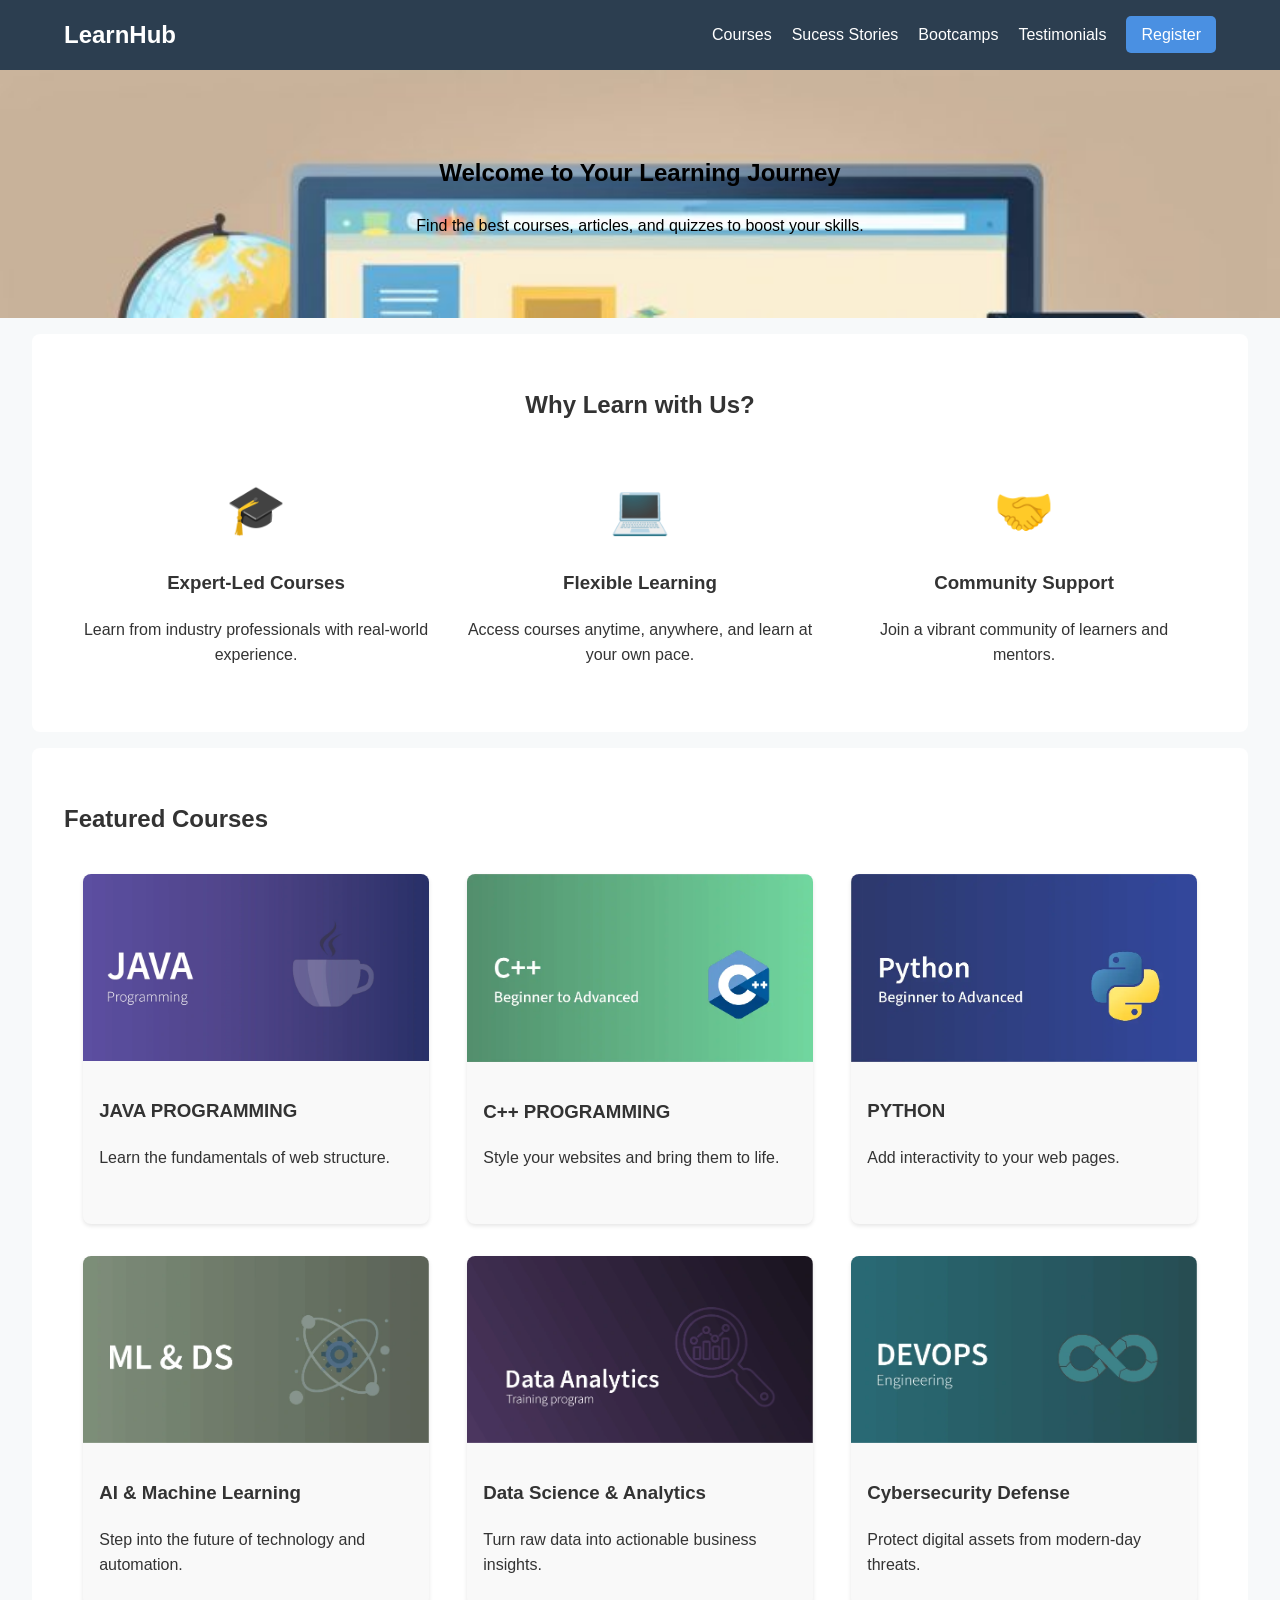
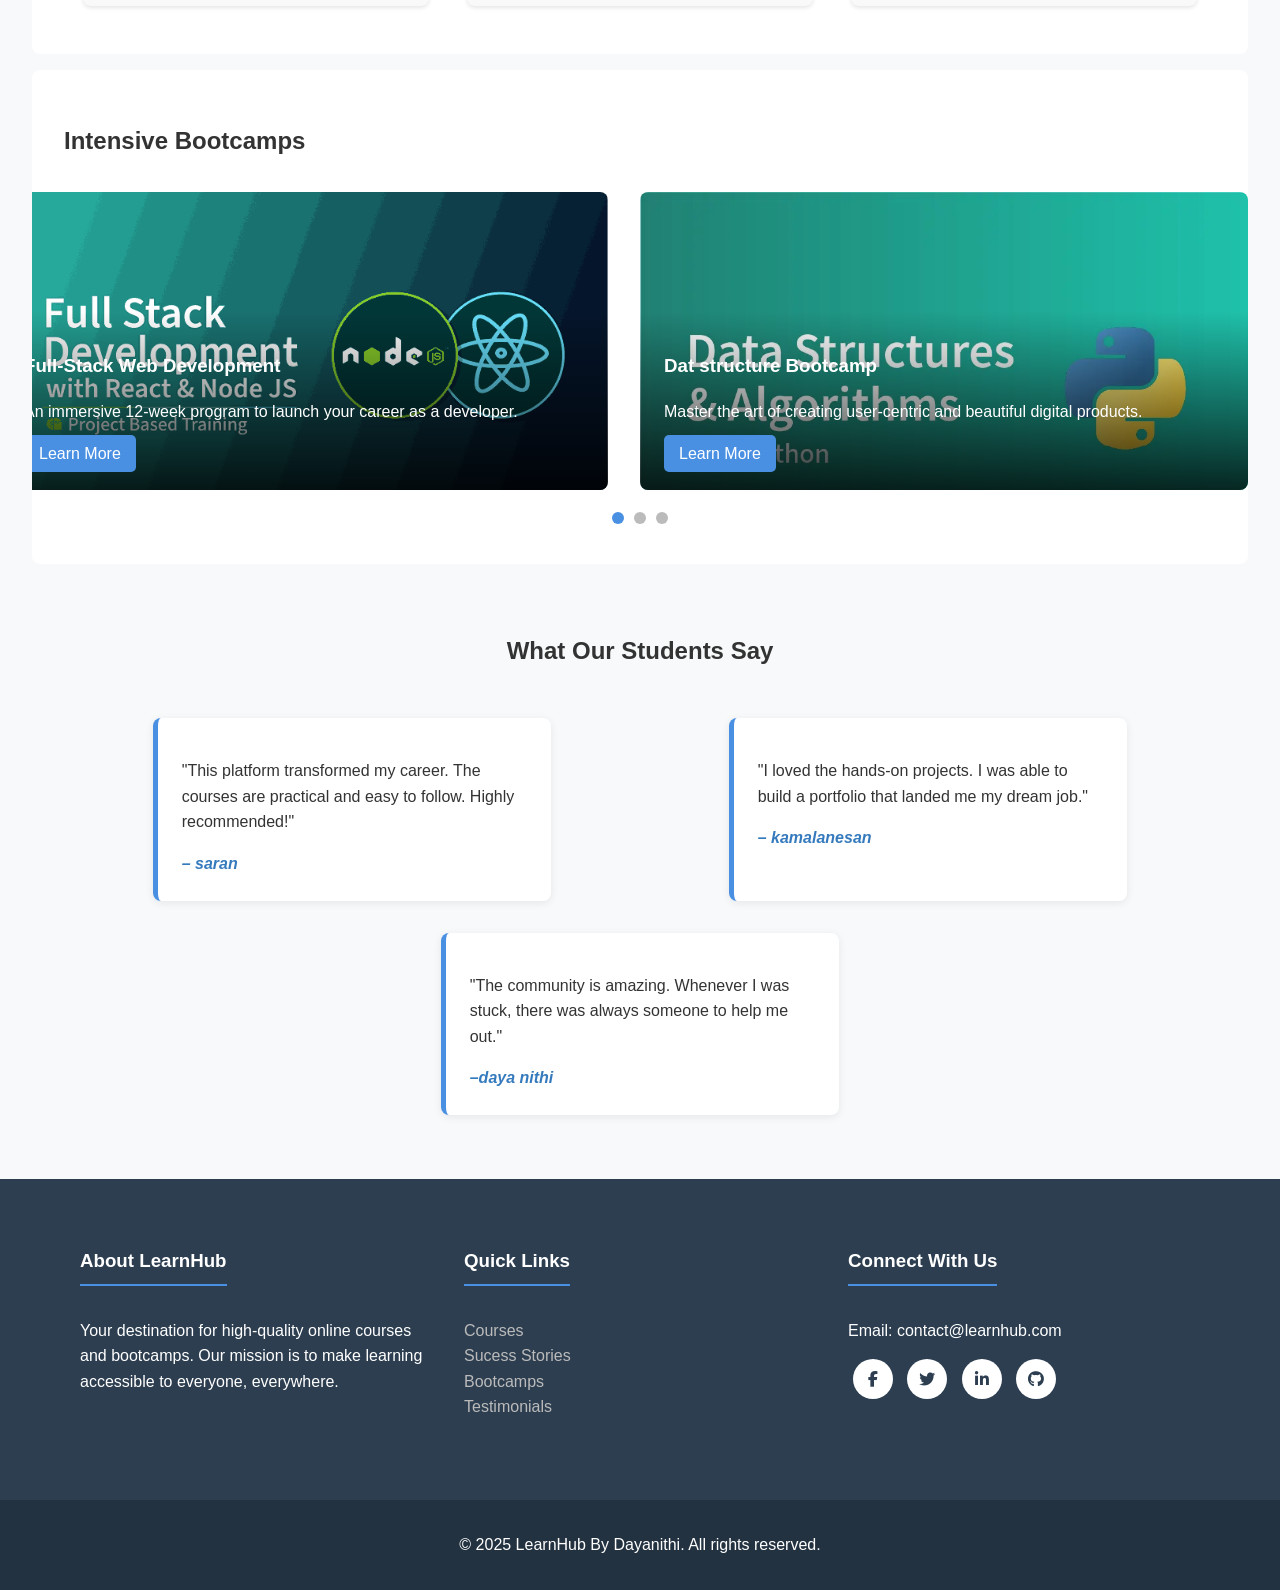
<file: index.html>
<!DOCTYPE html>
<html lang="en">
<head>
    <meta charset="UTF-8">
    <meta http-equiv="X-UA-Compatible" content="IE=edge">
    <meta name="viewport" content="width=device-width, initial-scale=1.0">
    <title>LearnHub - Your Learning Destination</title>
    <link rel="stylesheet" href="https://cdnjs.cloudflare.com/ajax/libs/font-awesome/6.5.1/css/all.min.css">
    <link rel="stylesheet" href="style.css">
</head>
<body>
    <header>
        <nav>
            <div class="logo">LearnHub</div>
            <ul class="nav-links">
                <li><a href="#courses">Courses</a></li>
                <li><a href="#why-us">Sucess Stories</a></li>
                <li><a href="#bootcamps">Bootcamps</a></li>
                <li><a href="#testimonials">Testimonials</a></li>
                <li><a href="register.html" class="btn">Register</a></li>
            </ul>
            <div class="hamburger">
                <i class="fas fa-bars"></i>
            </div>
        </nav>
    </header>

    <main>
        <section class="hero">
            <h1>Welcome to Your Learning Journey</h1>
            <p>Find the best courses, articles, and quizzes to boost your skills.</p>
        </section>

        <section id="why-us" class="content-section text-center">
            <h2>Why Learn with Us?</h2>
            <div class="features-container">
                <div class="feature-item">
                    <div class="feature-icon">🎓</div>
                    <h3>Expert-Led Courses</h3>
                    <p>Learn from industry professionals with real-world experience.</p>
                </div>
                <div class="feature-item">
                    <div class="feature-icon">💻</div>
                    <h3>Flexible Learning</h3>
                    <p>Access courses anytime, anywhere, and learn at your own pace.</p>
                </div>
                <div class="feature-item">
                    <div class="feature-icon">🤝</div>
                    <h3>Community Support</h3>
                    <p>Join a vibrant community of learners and mentors.</p>
                </div>
            </div>
        </section>

        <section id="courses" class="content-section">
            <h2>Featured Courses</h2>
            <div class="card-container">
                <div class="card">
                    <div class="card-inner">
                        <div class="card-front">
                            <img src="9.webp" alt="">
                            <div class="card-content"><h3>JAVA PROGRAMMING</h3><p>Learn the fundamentals of web structure.</p></div>
                        </div>
                        <div class="card-back">
                            <h3>JAVA PROGRAMMING Details</h3>
                            <p>This course covers basic to advanced concept and oops concepts.</p>
                            <a href="#" class="btn">Enroll Now</a>
                        </div>
                    </div>
                </div>
                <div class="card">
                    <div class="card-inner">
                        <div class="card-front">
                            <img src="12.webp" alt="">
                            <div class="card-content"><h3>C++ PROGRAMMING</h3><p>Style your websites and bring them to life.</p></div>
                        </div>
                        <div class="card-back">
                            <h3>C++ PROGRAMMING Details</h3>
                            <p>Learn about Basic to Advanced level</p>
                            <a href="#" class="btn">Enroll Now</a>
                        </div>
                    </div>
                </div>
                <div class="card">
                    <div class="card-inner">
                        <div class="card-front">
                            <img src="13.webp" alt="">
                            <div class="card-content"><h3>PYTHON</h3><p>Add interactivity to your web pages.</p></div>
                        </div>
                        <div class="card-back">
                            <h3>Python Details</h3>
                            <p>Explore variables, functions, and conditional statements.</p>
                            <a href="#" class="btn">Enroll Now</a>
                        </div>
                    </div>
                </div>
                <div class="card">
                    <div class="card-inner">
                        <div class="card-front">
                            <img src="3.webp" alt="">
                            <div class="card-content"><h3>AI & Machine Learning</h3><p>Step into the future of technology and automation.</p></div>
                        </div>
                        <div class="card-back">
                            <h3>AI/ML Details</h3>
                            <p>Learn Python, TensorFlow, and build predictive models.</p>
                            <a href="#" class="btn">Enroll Now</a>
                        </div>
                    </div>
                </div>
                <div class="card">
                    <div class="card-inner">
                        <div class="card-front">
                            <img src="6.webp" alt="Data Science Course Image">
                            <div class="card-content"><h3>Data Science & Analytics</h3><p>Turn raw data into actionable business insights.</p></div>
                        </div>
                        <div class="card-back">
                            <h3>Data Science Details</h3>
                            <p>Master data visualization, statistics, and big data tools.</p>
                            <a href="#" class="btn">Enroll Now</a>
                        </div>
                    </div>
                </div>
                <div class="card">
                    <div class="card-inner">
                        <div class="card-front">
                            <img src="10.webp" alt="Cybersecurity Course Image">
                            <div class="card-content"><h3>Cybersecurity Defense</h3><p>Protect digital assets from modern-day threats.</p></div>
                        </div>
                        <div class="card-back">
                            <h3>Cybersecurity Details</h3>
                            <p>Learn ethical hacking, network security, and cryptography.</p>
                            <a href="#" class="btn">Enroll Now</a>
                        </div>
                    </div>
                </div>
            </div>
        </section>
        <section id="bootcamps" class="content-section">
            <h2>Intensive Bootcamps</h2>
            <div class="bootcamp-container">
                <div class="bootcamp-poster bootcamp-webdev">
                    <div class="poster-content">
                        <h3>Full-Stack Web Development</h3>
                        <p>An immersive 12-week program to launch your career as a developer.</p>
                        <a href="#" class="btn">Learn More</a>
                    </div>
                </div>
                <div class="bootcamp-poster bootcamp-ux">
                    <div class="poster-content">
                        <h3>Dat structure Bootcamp</h3>
                        <p>Master the art of creating user-centric and beautiful digital products.</p>
                        <a href="#" class="btn">Learn More</a>
                    </div>
                </div>
                <div class="bootcamp-poster bootcamp-cloud">
                    <div class="poster-content">
                        <h3>Full-Stack MERN</h3>
                        <p>using mongodb,express,react,node.</p>
                        <a href="#" class="btn">Learn More</a>
                    </div>
                </div>
                <div class="bootcamp-poster bootcamp-devops">
                    <div class="poster-content">
                        <h3>DSA</h3>
                        <p>Automate your development pipeline and accelerate release cycles.</p>
                        <a href="#" class="btn">Learn More</a>
                    </div>
                </div>
                <div class="bootcamp-poster bootcamp-dsa">
                    <div class="poster-content">
                        <h3>Data Analytics</h3>
                        <p>Build beautiful, native applications for both iOS and Android.</p>
                        <a href="#" class="btn">Learn More</a>
                    </div>
                </div>
                 <div class="bootcamp-poster bootcamp-mobile">
                    <div class="poster-content">
                        <h3>Mobile App Development</h3>
                        <p>Build beautiful, native applications for both iOS and Android.</p>
                        <a href="#" class="btn">Learn More</a>
                    </div>
                </div>
            </div>
            <div class="slideshow-nav"></div>
        </section>
<section id="testimonials" class="testimonials-section">
            <h2>What Our Students Say</h2>
            <div class="testimonial-container">
                <div class="testimonial-card">
                    <p>"This platform transformed my career. The courses are practical and easy to follow. Highly recommended!"</p>
                    <cite>– saran</cite>
                </div>
                <div class="testimonial-card">
                    <p>"I loved the hands-on projects. I was able to build a portfolio that landed me my dream job."</p>
                    <cite>– kamalanesan</cite>
                </div>
                <div class="testimonial-card">
                    <p>"The community is amazing. Whenever I was stuck, there was always someone to help me out."</p>
                    <cite>–daya nithi</cite>
                </div>
            </div>
        </section>
    </main>

    <footer>
        <div class="footer-container">
            <div class="footer-column">
                <h3>About LearnHub</h3>
                <p>Your destination for high-quality online courses and bootcamps. Our mission is to make learning accessible to everyone, everywhere.</p>
            </div>
            <div class="footer-column">
                <h3>Quick Links</h3>
                <ul>
                   <li><a href="#courses">Courses</a></li>
                <li><a href="#why-us">Sucess Stories</a></li>
                <li><a href="#bootcamps">Bootcamps</a></li>
                <li><a href="#testimonials">Testimonials</a></li>
                </ul>
            </div>
            <div class="footer-column">
                <h3>Connect With Us</h3>
                <p>Email: contact@learnhub.com</p>
                <div class="social-icons">
                    <a href="#" aria-label="Facebook"><i class="fab fa-facebook-f"></i></a>
                    <a href="#" aria-label="Twitter"><i class="fab fa-twitter"></i></a>
                    <a href="#" aria-label="LinkedIn"><i class="fab fa-linkedin-in"></i></a>
                    <a href="#" aria-label="GitHub"><i class="fab fa-github"></i></a>
                </div>
            </div>
        </div>
        <div class="footer-bottom">
            <p>&copy; 2025 LearnHub By Dayanithi. All rights reserved.</p>
        </div>
    </footer>
    <script src="slideshow.js"></script>
    <script src="main.js"></script>
</body>
</html>
</file>
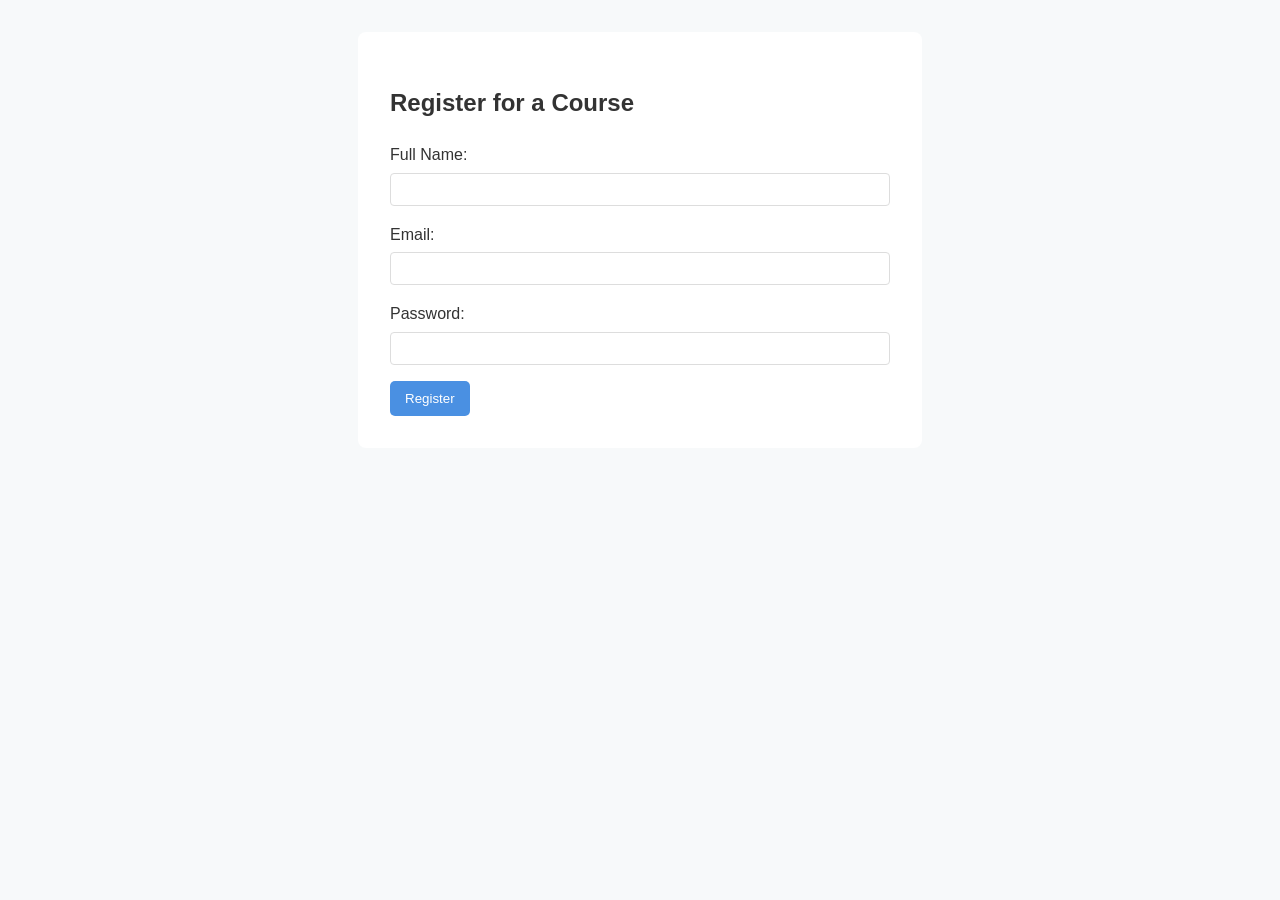
<file: register.html>
<!DOCTYPE html>
<html lang="en">
<head>
    <meta charset="UTF-8">
    <meta name="viewport" content="width=device-width, initial-scale=1.0">
    <title>Register for a Course</title>
    <link rel="stylesheet" href="style.css">
</head>
<body>
    <div class="form-container">
        <h2>Register for a Course</h2>
        <p id="error-message"></p>
        <form id="registrationForm" novalidate>
            <div class="form-group">
                <label for="name">Full Name:</label>
                <input type="text" id="name" name="name" required>
            </div>
            <div class="form-group">
                <label for="email">Email:</label>
                <input type="email" id="email" name="email" required>
            </div>
            <div class="form-group">
                <label for="password">Password:</label>
                <input type="password" id="password" name="password" required minlength="8">
            </div>
            <button type="submit" class="btn">Register</button>
        </form>
    </div>
    <script src="validation.js"></script>
</body>
</html>
</file>
<file: style.css>
/* General Body Styles */
body {
    font-family: Arial, sans-serif;
    margin: 0;
    padding: 0;
    background-color: #F7F9FA; /* Lighter, cleaner background */
    color: #333;
    line-height: 1.6;
}

/* Header and Navigation */
header {
    background-color: #2C3E50; /* Deep charcoal blue */
    color: #fff;
    padding: 1rem 0;
    position: sticky;
    top: 0;
    width: 100%;
    z-index: 1000;
}

nav {
    display: flex;
    justify-content: space-between;
    align-items: center;
    width: 90%;
    margin: 0 auto;
}

nav .logo {
    font-size: 1.5rem;
    font-weight: bold;
}

nav ul {
    list-style: none;
    margin: 0;
    padding: 0;
    display: flex;
    align-items: center;
}

nav ul li {
    margin-left: 20px;
}

nav ul li a {
    color: #fff;
    text-decoration: none;
    font-size: 1rem;
}

.hamburger {
    display: none;
    cursor: pointer;
    font-size: 1.5rem;
}

/* Button Styles */
.btn {
    background-color: #4A90E2; /* Professional blue */
    color: #fff;
    padding: 10px 15px;
    border-radius: 5px;
    text-decoration: none;
    border: none;
    cursor: pointer;
    transition: background-color 0.3s ease; /* Smooth hover transition */
}

.btn:hover {
    background-color: #357ABD; /* Darker shade for hover */
}

/* Hero Section */
.hero {
    background-image: url(1.jpg); 
    background-repeat: no-repeat;
    background-size: cover;/* Using the primary blue for impact */
    color:black;
    text-align: center;
    padding: 4rem 1rem;
}

/* Why Us Section */
.text-center {
    text-align: center;
}

.features-container {
    display: flex;
    justify-content: space-around;
    margin-top: 2rem;
    flex-wrap: wrap;
}

.feature-item {
    max-width: 30%;
    min-width: 250px;
    padding: 1rem;
}

.feature-icon {
    font-size: 3rem;
    color: #4A90E2; /* Use primary accent color */
    margin-bottom: 1rem;
}

/* Content Sections */
.content-section {
    padding: 2rem;
    width: 90%;
    margin: 1rem auto;
    background: #fff;
    border-radius: 8px;
    overflow: hidden; /* Hide the posters that scroll out of view */
}

.card-container {
    display: flex;
    justify-content: space-around;
    flex-wrap: wrap;
}

.card {
    background-color: transparent;
    width: 30%;
    min-width: 250px;
    height: 350px; /* A fixed height is needed for the 3D effect */
    margin: 1rem 0;
    perspective: 1000px; /* Creates the 3D space for children */
}

.card-inner {
    position: relative;
    width: 100%;
    height: 100%;
    transition: transform 0.8s;
    transform-style: preserve-3d;
}

.card:hover .card-inner {
    transform: rotateY(180deg);
}

.card-front, .card-back {
    position: absolute;
    width: 100%;
    height: 100%;
    -webkit-backface-visibility: hidden; /* For Safari */
    backface-visibility: hidden;
    border-radius: 8px;
    box-shadow: 0 2px 4px rgba(0,0,0,0.1);
    overflow: hidden;
}

.card-front {
    background: #f9f9f9;
}

.card-back {
    background-color: #2C3E50; /* Consistent with header/footer */
    color: white;
    transform: rotateY(180deg);
    display: flex;
    flex-direction: column;
    align-items: center;
    justify-content: center;
    padding: 1rem;
    text-align: center;
}

.card-back .btn {
    margin-top: 1rem;
}

.card img {
    width: 100%;
    display: block;
}

.card-content {
    padding: 1rem;
}


/* Registration Form */
.form-container {
    max-width: 500px;
    margin: 2rem auto;
    padding: 2rem;
    background: #fff;
    border-radius: 8px;
}

.form-group {
    margin-bottom: 1rem;
}

.form-group label {
    display: block;
    margin-bottom: 5px;
}

.form-group input {
    width: 100%;
    padding: 8px;
    box-sizing: border-box;
    border: 1px solid #ddd;
    border-radius: 4px;
}

#error-message {
    color: red;
    margin-bottom: 1rem;
}

/* Bootcamps Section */
.bootcamp-container {
    display: flex;
    gap: 2rem;
    margin-top: 2rem;
    transition: transform 0.7s ease-in-out;
}

.bootcamp-poster {
    /* Each poster takes up half the container width, minus half the gap */
    flex: 0 0 calc(50% - 1rem);
    min-width: calc(50% - 1rem);
    height: 250px;
    border-radius: 8px;
    color: white;
    display: flex;
    flex-direction: column;
    justify-content: flex-end; /* Aligns content to the bottom */
    padding: 1.5rem;
    position: relative;
    overflow: hidden;
    transition: transform 0.3s ease, box-shadow 0.3s ease;
}

.bootcamp-poster:hover {
    transform: translateY(-5px);
    box-shadow: 0 10px 20px rgba(44, 62, 80, 0.3);
}

/* Specific poster backgrounds */
.bootcamp-webdev {
    background-image: url(4.png);
background-size: cover;}
.bootcamp-ux {
    background-image:url(5.webp);
background-size: cover;}
.bootcamp-cloud {
    background-image: url(7.webp);
background-size: cover;}
.bootcamp-devops {
    background-image: url(8.webp);
background-size: cover;}
.bootcamp-dsa {
    background-image: url(6.webp);
    background-size: cover;
}
.bootcamp-mobile{
    background-image: url(14.webp);
    background-repeat: no-repeat;
    background-size: cover;
}

/* Add a semi-transparent overlay for text readability */
.bootcamp-poster::before {
    content: '';
    position: absolute;
    top: 0;
    left: 0;
    right: 0;
    bottom: 0;
    background: linear-gradient(to top, rgba(0, 0, 0, 0.8) 0%, rgba(0, 0, 0, 0) 60%);
    z-index: 1;
}

.poster-content {
    position: relative;
    z-index: 2;
}

.slideshow-nav {
    text-align: center;
    padding-top: 1rem;
}

.dot {
    cursor: pointer;
    height: 12px;
    width: 12px;
    margin: 0 5px;
    background-color: #bbb;
    border-radius: 50%;
    display: inline-block;
    transition: background-color 0.6s ease;
}

.dot.active, .dot:hover {
    background-color: #4A90E2; /* Use primary accent color */
}

/* Testimonials Section */
.testimonials-section {
    background-color: #F7F9FA; /* Match the body background */
    padding: 2rem;
    text-align: center;
    width: 90%;
    margin: 1rem auto;
}

.testimonial-container {
    display: flex;
    justify-content: space-around;
    flex-wrap: wrap;
    margin-top: 2rem;
}

.testimonial-card {
    background: #fff;
    border-left: 5px solid #4A90E2; /* Accent border */
    padding: 1.5rem;
    margin: 1rem;
    border-radius: 8px;
    box-shadow: 0 2px 8px rgba(0,0,0,0.08);
    max-width: 30%;
    min-width: 250px;
    text-align: left;
}

.testimonial-card cite {
    font-weight: bold;
    color: #357ABD;
}

/* Footer */
footer {
    background-color: #2C3E50; /* Consistent with header */
    color: #fff;
    padding: 2rem 0 0;
}

.footer-container {
    display: flex;
    justify-content: space-around;
    flex-wrap: wrap;
    width: 90%;
    margin: 0 auto;
    padding-bottom: 2rem;
}

.footer-column {
    flex: 1;
    min-width: 250px;
    margin: 1rem;
}

.footer-column h3 {
    color: #fff;
    margin-bottom: 1rem;
    border-bottom: 2px solid #4A90E2;
    padding-bottom: 0.5rem;
    display: inline-block;
}

.footer-column ul {
    list-style: none;
    padding: 0;
}

.footer-column ul li a {
    color: #bbb;
    text-decoration: none;
    transition: color 0.3s ease;
}

.footer-column ul li a:hover {
    color: #fff;
}

.social-icons {
    margin-top: 1rem;
}

.social-icons a {
    color: #2C3E50; /* Icon color matches the footer background */
    background-color: #fff; /* White circle */
    display: inline-flex;
    justify-content: center;
    align-items: center;
    width: 40px;
    height: 40px;
    border-radius: 50%;
    margin: 0 5px;
    text-decoration: none;
    transition: background-color 0.3s ease, color 0.3s ease;
}

.social-icons a:hover {
    background-color: #4A90E2; /* Primary accent color on hover */
    color: #fff;
}

.footer-bottom {
    text-align: center;
    padding: 1rem;
    background-color: rgba(0, 0, 0, 0.2);
    margin-top: 1rem;
}

/* --- Responsive Design --- */
@media screen and (max-width: 768px) {
    .nav-links {
        position: absolute;
        right: 0px;
        top: 70px; /* Adjust based on header height */
        background-color: #2C3E50;
        display: flex;
        flex-direction: column;
        align-items: center;
        width: 100%;
        transform: translateX(100%);
        transition: transform 0.5s ease-in;
        padding-bottom: 1rem;
    }

    .nav-links.nav-active {
        transform: translateX(0%);
    }

    .nav-links li {
        margin: 1rem 0;
        opacity: 0;
    }

    .hamburger {
        display: block;
    }

    @keyframes navLinkFade {
        from {
            opacity: 0;
            transform: translateX(50px);
        }
        to {
            opacity: 1;
            transform: translateX(0px);
        }
    }
}
</file>
